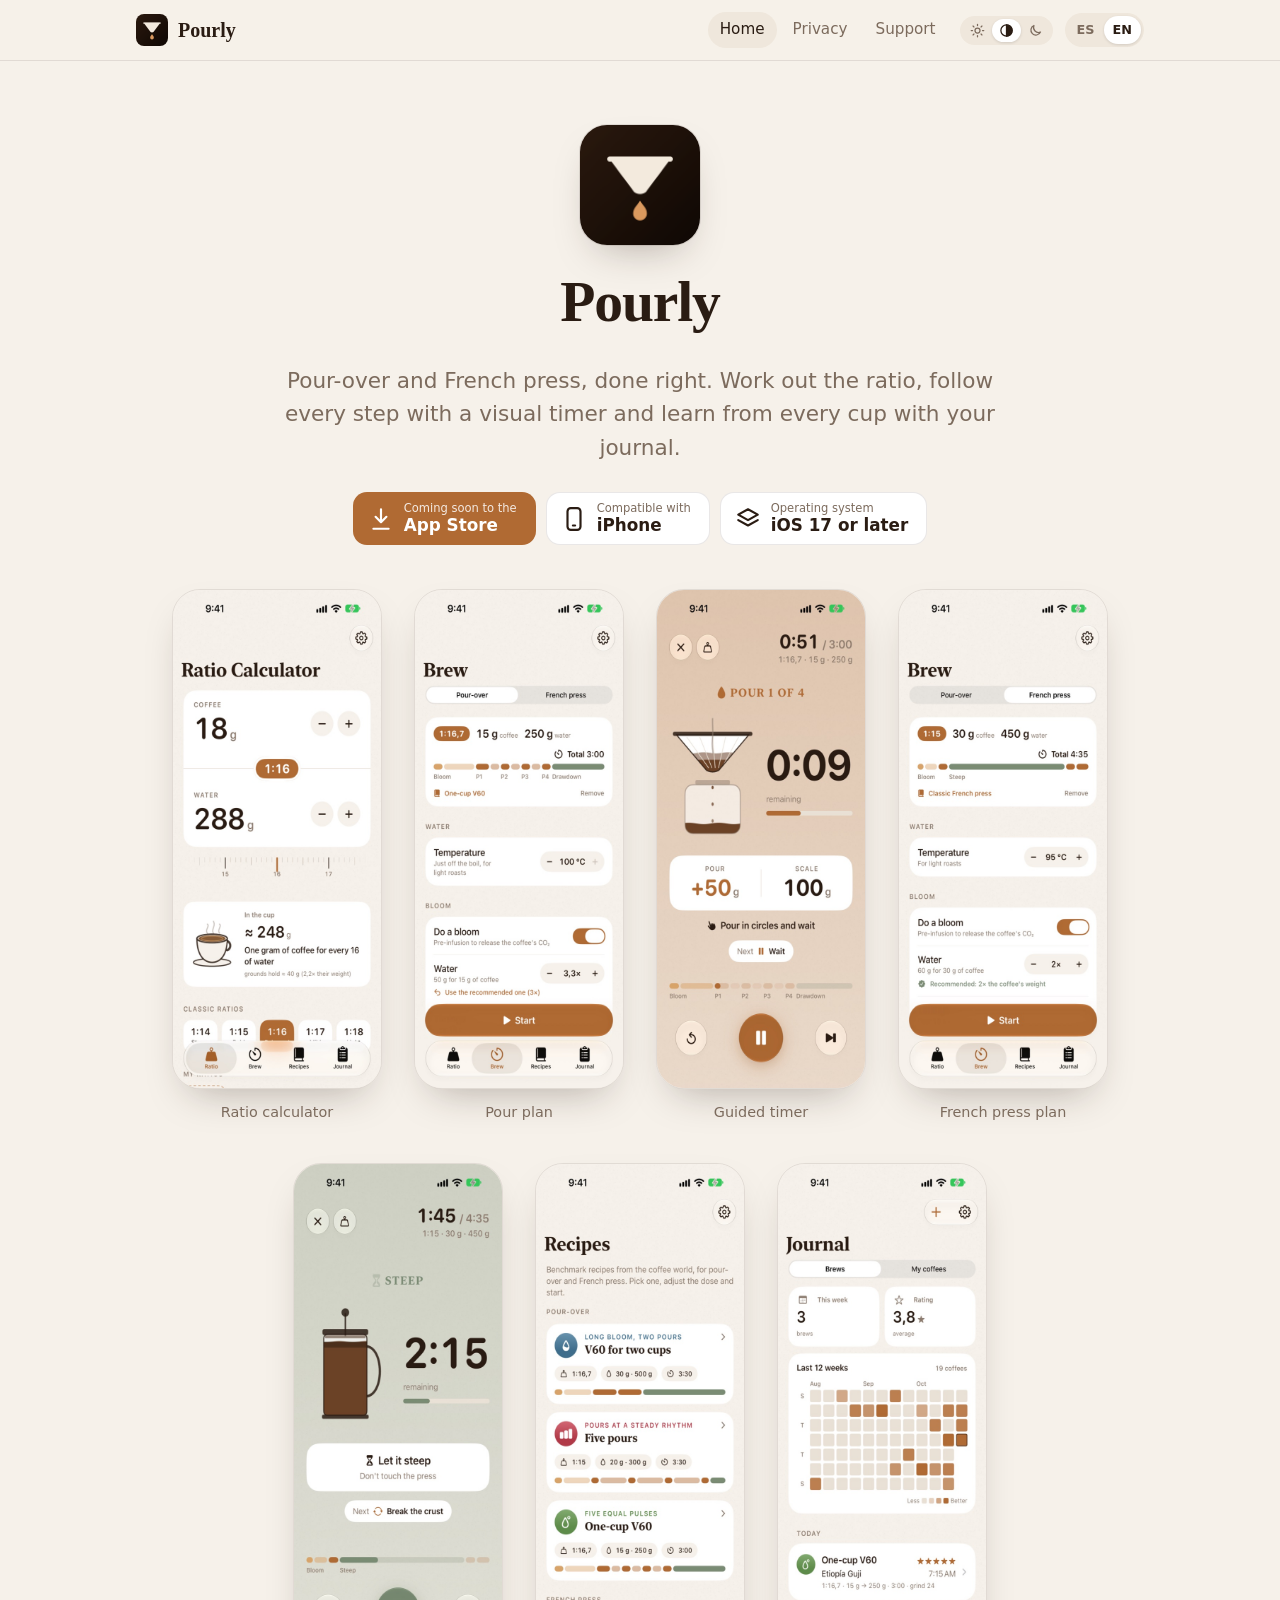
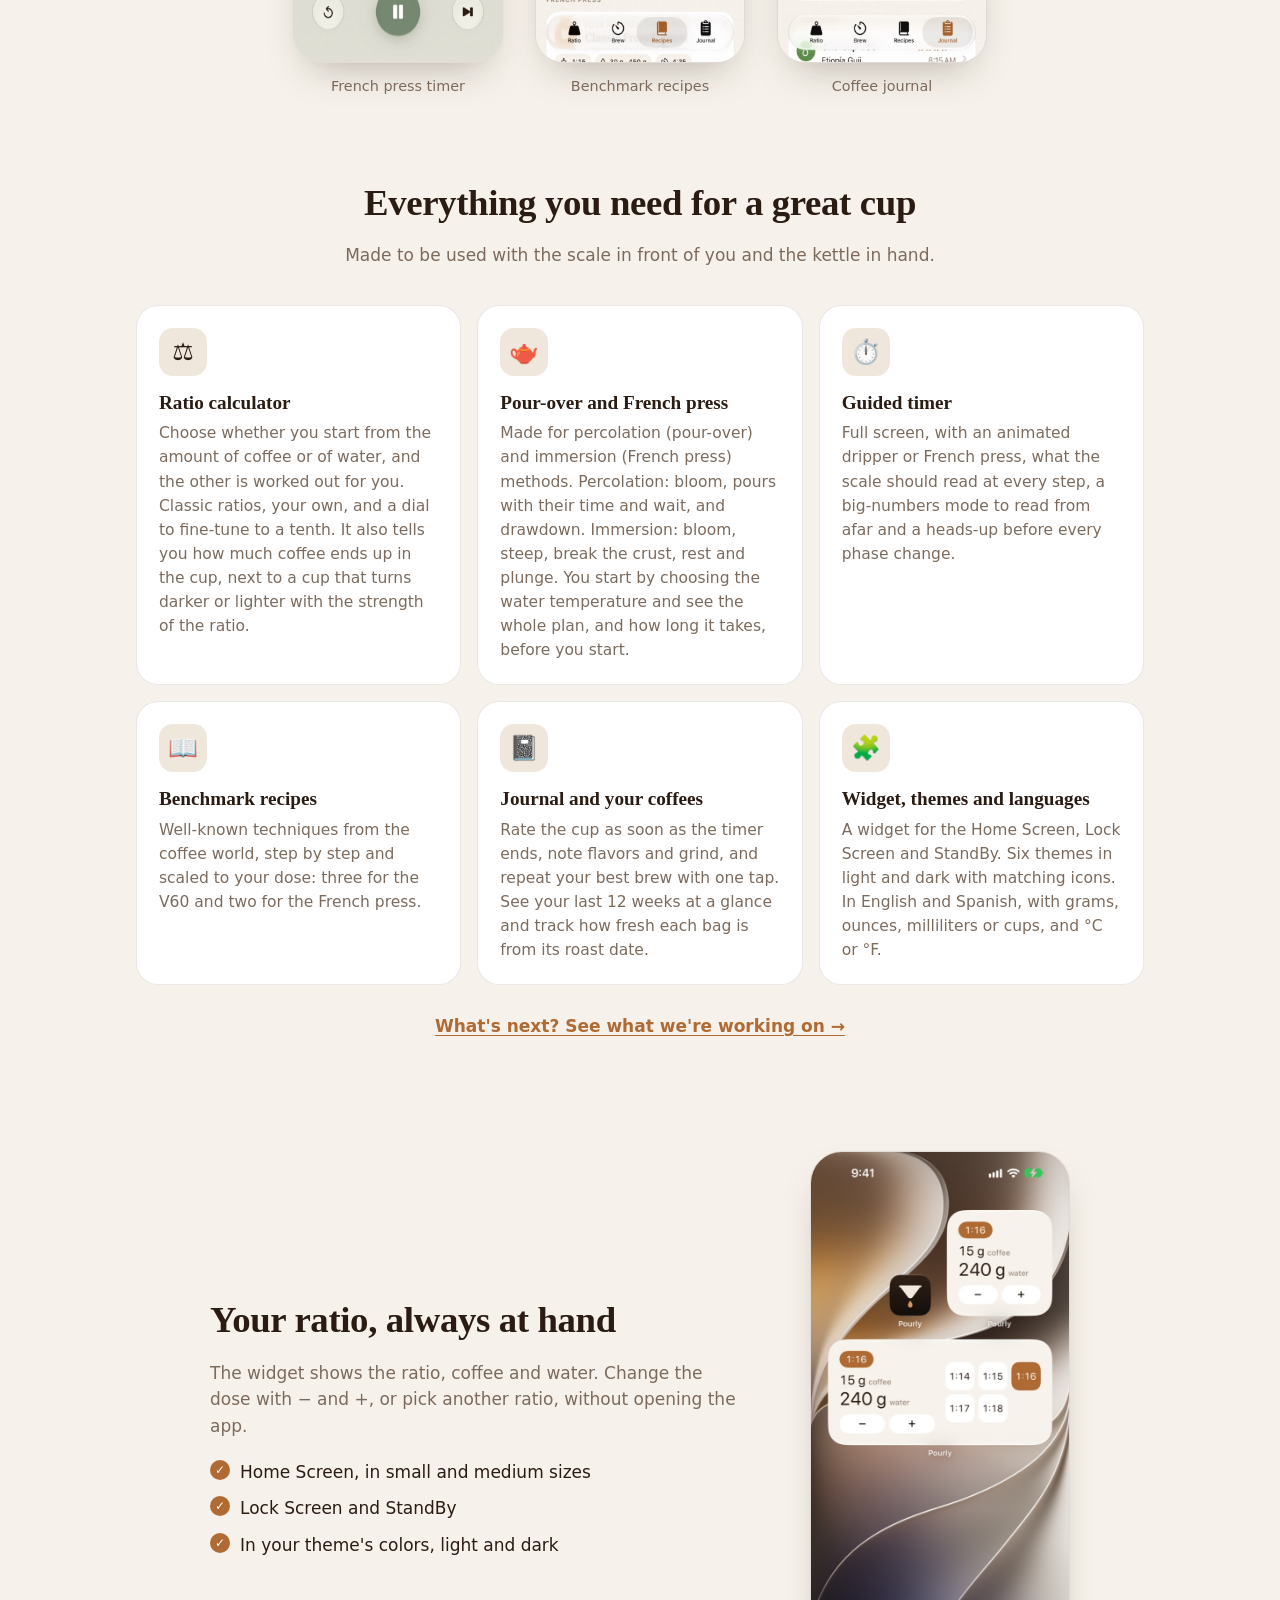
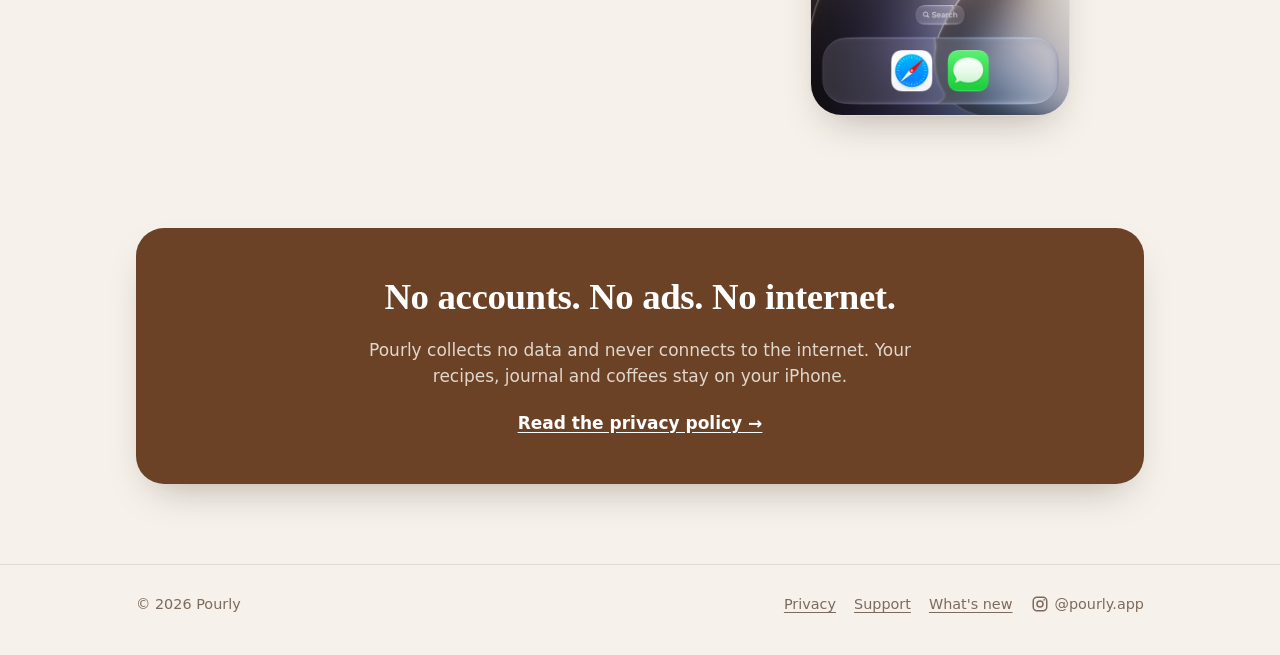
<file: index.html>
<!doctype html>
<html lang="es" data-lang="es" data-description-es="Pourly calcula el ratio, te guía en cada vertido con un temporizador visual y guarda cada taza en tu diario. Sin cuentas, sin anuncios y sin conexión." data-description-en="Pourly works out the ratio, guides every pour with a visual timer and keeps every cup in your journal. No accounts, no ads and no internet connection." data-title-es="Pourly · Café de filtro y prensa francesa, bien hecho" data-title-en="Pourly · Pour-over and French press, done right">
<head>
  <meta charset="utf-8">
  <meta name="viewport" content="width=device-width, initial-scale=1, viewport-fit=cover">
  <title>Pourly · Café de filtro y prensa francesa, bien hecho</title>
  <meta name="description" content="Pourly calcula el ratio, te guía en cada vertido con un temporizador visual y guarda cada taza en tu diario. Sin cuentas, sin anuncios y sin conexión.">
  <link rel="canonical" href="https://rimega92.github.io/pourly-web/">
  <meta property="og:type" content="website">
  <meta property="og:site_name" content="Pourly">
  <meta property="og:title" content="Pourly">
  <meta property="og:description" content="Café de filtro y prensa francesa, bien hecho. Ratio, temporizador guiado y diario, todo en tu iPhone.">
  <meta property="og:url" content="https://rimega92.github.io/pourly-web/">
  <meta property="og:image" content="https://rimega92.github.io/pourly-web/assets/og-image.jpg">
  <meta property="og:image:width" content="1200">
  <meta property="og:image:height" content="630">
  <meta property="og:image:alt" content="Pourly: calculadora de ratio y temporizador guiado en el iPhone">
  <meta property="og:locale" content="es_ES">
  <meta property="og:locale:alternate" content="en_US">
  <meta name="twitter:card" content="summary_large_image">
  <meta name="theme-color" content="#F6F1EA" media="(prefers-color-scheme: light)" data-light>
  <meta name="theme-color" content="#13100E" media="(prefers-color-scheme: dark)" data-dark>
  <link rel="icon" type="image/png" href="assets/favicon.png">
  <link rel="apple-touch-icon" href="assets/apple-touch-icon.png">
  <link rel="stylesheet" href="assets/style.css">
  <script>
    // Apply a saved light/dark choice before the page paints.
    try { var t = localStorage.getItem("theme"); if (t === "light" || t === "dark") document.documentElement.setAttribute("data-theme", t); } catch (e) {}
  </script>
</head>
<body>
  <header class="site-header">
    <div class="wrap">
      <a class="brand" href="./"><img src="assets/icon.png" alt="" width="32" height="32"><span>Pourly</span></a>
      <nav class="nav" aria-label="Principal">
        <a href="./" aria-current="page"><span lang="es">Inicio</span><span lang="en">Home</span></a>
        <a href="privacy.html"><span lang="es">Privacidad</span><span lang="en">Privacy</span></a>
        <a href="support.html"><span lang="es">Soporte</span><span lang="en">Support</span></a>
      </nav>
      <div class="theme-switch" role="group" aria-label="Apariencia / Appearance">
        <button type="button" data-theme="light" aria-pressed="false" title="Claro / Light"><svg viewBox="0 0 24 24" fill="none" stroke="currentColor" stroke-width="2" stroke-linecap="round" aria-hidden="true"><circle cx="12" cy="12" r="4"/><path d="M12 2v2M12 20v2M4.9 4.9l1.4 1.4M17.7 17.7l1.4 1.4M2 12h2M20 12h2M4.9 19.1l1.4-1.4M17.7 6.3l1.4-1.4"/></svg><span class="sr-only">Claro</span></button>
        <button type="button" data-theme="auto" aria-pressed="true" title="Automático / Automatic"><svg viewBox="0 0 24 24" fill="none" stroke="currentColor" stroke-width="2" aria-hidden="true"><circle cx="12" cy="12" r="9"/><path d="M12 3a9 9 0 0 1 0 18z" fill="currentColor"/></svg><span class="sr-only">Automático</span></button>
        <button type="button" data-theme="dark" aria-pressed="false" title="Oscuro / Dark"><svg viewBox="0 0 24 24" fill="none" stroke="currentColor" stroke-width="2" stroke-linejoin="round" aria-hidden="true"><path d="M20 14.5A8 8 0 0 1 9.5 4a8 8 0 1 0 10.5 10.5z"/></svg><span class="sr-only">Oscuro</span></button>
      </div>
      <div class="lang-switch" role="group" aria-label="Idioma / Language">
        <button type="button" data-lang="es" aria-pressed="true">ES</button>
        <button type="button" data-lang="en" aria-pressed="false">EN</button>
      </div>
    </div>
  </header>

  <main>
    <div class="wrap hero">
      <img class="icon" src="assets/icon.png" alt="Icono de Pourly" width="120" height="120">
      <h1>Pourly</h1>
      <p class="tagline" lang="es">Café de filtro y prensa francesa, bien hecho. Calcula el ratio, sigue cada paso con un temporizador visual y aprende de cada taza con tu diario.</p>
      <p class="tagline" lang="en">Pour-over and French press, done right. Work out the ratio, follow every step with a visual timer and learn from every cup with your journal.</p>
      <div class="badges">
        <div class="badge primary">
          <svg viewBox="0 0 24 24" fill="none" stroke="currentColor" stroke-width="2" stroke-linecap="round" stroke-linejoin="round" aria-hidden="true"><path d="M12 3v12M7 10l5 5 5-5M5 21h14"/></svg>
          <span><small lang="es">Próximamente en el</small><small lang="en">Coming soon to the</small><strong>App Store</strong></span>
        </div>
        <div class="badge">
          <svg viewBox="0 0 24 24" fill="none" stroke="currentColor" stroke-width="2" stroke-linecap="round" stroke-linejoin="round" aria-hidden="true"><rect x="6" y="2" width="12" height="20" rx="3"/><path d="M11 18h2"/></svg>
          <span><small lang="es">Compatible con</small><small lang="en">Compatible with</small><strong>iPhone</strong></span>
        </div>
        <div class="badge">
          <svg viewBox="0 0 24 24" fill="none" stroke="currentColor" stroke-width="2" stroke-linecap="round" stroke-linejoin="round" aria-hidden="true"><path d="M12 3l9 5-9 5-9-5z"/><path d="M3 13l9 5 9-5"/></svg>
          <span><small lang="es">Sistema operativo</small><small lang="en">Operating system</small><strong lang="es">iOS 17 o posterior</strong><strong lang="en">iOS 17 or later</strong></span>
        </div>
      </div>
    </div>

    <div class="wrap">
      <div class="shots" aria-label="Capturas de pantalla">
        <figure>
          <picture>
            <source media="(prefers-color-scheme: dark)" srcset="assets/screenshots/dark/calculator.jpg">
            <img src="assets/screenshots/calculator.jpg" alt="Calculadora de ratio" loading="lazy" width="230" height="500">
          </picture>
          <figcaption><span lang="es">Calculadora de ratio</span><span lang="en">Ratio calculator</span></figcaption>
        </figure>
        <figure>
          <picture>
            <source media="(prefers-color-scheme: dark)" srcset="assets/screenshots/dark/prepare.jpg">
            <img src="assets/screenshots/prepare.jpg" alt="Plan de vertidos" loading="lazy" width="230" height="500">
          </picture>
          <figcaption><span lang="es">Plan de vertidos</span><span lang="en">Pour plan</span></figcaption>
        </figure>
        <figure>
          <picture>
            <source media="(prefers-color-scheme: dark)" srcset="assets/screenshots/dark/timer.jpg">
            <img src="assets/screenshots/timer.jpg" alt="Temporizador guiado" loading="lazy" width="230" height="500">
          </picture>
          <figcaption><span lang="es">Temporizador guiado</span><span lang="en">Guided timer</span></figcaption>
        </figure>
        <figure>
          <picture>
            <source media="(prefers-color-scheme: dark)" srcset="assets/screenshots/dark/press.jpg">
            <img src="assets/screenshots/press.jpg" alt="Plan de prensa francesa" loading="lazy" width="230" height="500">
          </picture>
          <figcaption><span lang="es">Plan de prensa francesa</span><span lang="en">French press plan</span></figcaption>
        </figure>
        <figure>
          <picture>
            <source media="(prefers-color-scheme: dark)" srcset="assets/screenshots/dark/pressTimer.jpg">
            <img src="assets/screenshots/pressTimer.jpg" alt="Temporizador de prensa francesa" loading="lazy" width="230" height="500">
          </picture>
          <figcaption><span lang="es">Temporizador de prensa</span><span lang="en">French press timer</span></figcaption>
        </figure>
        <figure>
          <picture>
            <source media="(prefers-color-scheme: dark)" srcset="assets/screenshots/dark/recipes.jpg">
            <img src="assets/screenshots/recipes.jpg" alt="Recetas" loading="lazy" width="230" height="500">
          </picture>
          <figcaption><span lang="es">Recetas de referencia</span><span lang="en">Benchmark recipes</span></figcaption>
        </figure>
        <figure>
          <picture>
            <source media="(prefers-color-scheme: dark)" srcset="assets/screenshots/dark/journal.jpg">
            <img src="assets/screenshots/journal.jpg" alt="Diario" loading="lazy" width="230" height="500">
          </picture>
          <figcaption><span lang="es">Diario de cafés</span><span lang="en">Coffee journal</span></figcaption>
        </figure>
      </div>
    </div>

    <section class="wrap" aria-labelledby="features">
      <h2 id="features" class="section-title"><span lang="es">Todo lo que necesitas para una buena taza</span><span lang="en">Everything you need for a great cup</span></h2>
      <p class="section-intro" lang="es">Pensada para usarse con la báscula delante y el hervidor en la mano.</p>
      <p class="section-intro" lang="en">Made to be used with the scale in front of you and the kettle in hand.</p>
      <div class="grid">
        <div class="card">
          <div class="emoji" aria-hidden="true">⚖️</div>
          <h3><span lang="es">Calculadora de ratio</span><span lang="en">Ratio calculator</span></h3>
          <p lang="es">Elige si partes de la cantidad de café o de la de agua, y la otra se calcula sola. Ratios clásicos, ratios propios y una rueda para afinar a la décima. Te dice también cuánto café acabará en la taza, junto a una taza que se oscurece o aclara según la intensidad del ratio.</p>
          <p lang="en">Choose whether you start from the amount of coffee or of water, and the other is worked out for you. Classic ratios, your own, and a dial to fine-tune to a tenth. It also tells you how much coffee ends up in the cup, next to a cup that turns darker or lighter with the strength of the ratio.</p>
        </div>
        <div class="card">
          <div class="emoji" aria-hidden="true">🫖</div>
          <h3><span lang="es">Filtrados y prensa francesa</span><span lang="en">Pour-over and French press</span></h3>
          <p lang="es">Pensado para métodos de percolación (filtrado) y de inmersión (prensa francesa). En percolación: bloom, vertidos con su tiempo y su espera, y drenado. En inmersión: bloom, infusión, romper la costra, reposo y bajar el émbolo. Empiezas eligiendo la temperatura del agua y ves el plan entero, con su duración, antes de empezar.</p>
          <p lang="en">Made for percolation (pour-over) and immersion (French press) methods. Percolation: bloom, pours with their time and wait, and drawdown. Immersion: bloom, steep, break the crust, rest and plunge. You start by choosing the water temperature and see the whole plan, and how long it takes, before you start.</p>
        </div>
        <div class="card">
          <div class="emoji" aria-hidden="true">⏱️</div>
          <h3><span lang="es">Temporizador guiado</span><span lang="en">Guided timer</span></h3>
          <p lang="es">A pantalla completa, con un dripper o una prensa animados, lo que debe marcar la báscula en cada paso, un modo de números grandes para leer de lejos y un aviso antes de cada cambio de fase.</p>
          <p lang="en">Full screen, with an animated dripper or French press, what the scale should read at every step, a big-numbers mode to read from afar and a heads-up before every phase change.</p>
        </div>
        <div class="card">
          <div class="emoji" aria-hidden="true">📖</div>
          <h3><span lang="es">Recetas de referencia</span><span lang="en">Benchmark recipes</span></h3>
          <p lang="es">Técnicas muy conocidas en el mundo del café, paso a paso y escaladas a tu dosis: tres de V60 y dos de prensa francesa.</p>
          <p lang="en">Well-known techniques from the coffee world, step by step and scaled to your dose: three for the V60 and two for the French press.</p>
        </div>
        <div class="card">
          <div class="emoji" aria-hidden="true">📓</div>
          <h3><span lang="es">Diario y tus cafés</span><span lang="en">Journal and your coffees</span></h3>
          <p lang="es">Valora la taza nada más terminar, anota sabores y molienda, y repite tu mejor preparación con un toque. Mira tus últimas 12 semanas de un vistazo y sigue la frescura de cada paquete según su fecha de tueste.</p>
          <p lang="en">Rate the cup as soon as the timer ends, note flavors and grind, and repeat your best brew with one tap. See your last 12 weeks at a glance and track how fresh each bag is from its roast date.</p>
        </div>
        <div class="card">
          <div class="emoji" aria-hidden="true">🧩</div>
          <h3><span lang="es">Widget, temas e idiomas</span><span lang="en">Widget, themes and languages</span></h3>
          <p lang="es">Widget para inicio, pantalla de bloqueo y StandBy. Seis temas en claro y oscuro con iconos a juego. En español e inglés, con unidades en gramos, onzas, mililitros o tazas, y °C o °F.</p>
          <p lang="en">A widget for the Home Screen, Lock Screen and StandBy. Six themes in light and dark with matching icons. In English and Spanish, with grams, ounces, milliliters or cups, and °C or °F.</p>
        </div>
      </div>
      <p class="section-more"><a lang="es" href="changelog.html#en-camino">¿Qué viene después? Mira lo que estamos preparando →</a><a lang="en" href="changelog.html#coming-next">What's next? See what we're working on →</a></p>
    </section>

    <section class="wrap" aria-labelledby="widget">
      <div class="split">
        <div>
          <h2 id="widget"><span lang="es">Tu ratio, siempre a mano</span><span lang="en">Your ratio, always at hand</span></h2>
          <p lang="es">El widget muestra el ratio, el café y el agua. Cambia la dosis con − y +, o elige otro ratio, sin abrir la app.</p>
          <p lang="en">The widget shows the ratio, coffee and water. Change the dose with − and +, or pick another ratio, without opening the app.</p>
          <ul class="checks">
            <li><span lang="es">Pantalla de inicio, en tamaño pequeño y mediano</span><span lang="en">Home Screen, in small and medium sizes</span></li>
            <li><span lang="es">Pantalla de bloqueo y StandBy</span><span lang="en">Lock Screen and StandBy</span></li>
            <li><span lang="es">Con los colores de tu tema, en claro y oscuro</span><span lang="en">In your theme's colors, light and dark</span></li>
          </ul>
        </div>
        <figure class="phone">
          <picture>
            <source media="(prefers-color-scheme: dark)" srcset="assets/screenshots/dark/widget.jpg">
            <img src="assets/screenshots/widget.jpg" alt="Widgets de Pourly en la pantalla de inicio" loading="lazy" width="260" height="565">
          </picture>
        </figure>
      </div>
    </section>

    <section class="wrap">
      <div class="band">
        <h2><span lang="es">Sin cuentas. Sin anuncios. Sin internet.</span><span lang="en">No accounts. No ads. No internet.</span></h2>
        <p lang="es">Pourly no recopila ningún dato y nunca se conecta a internet. Tus recetas, tu diario y tus cafés se quedan en tu iPhone.</p>
        <p lang="en">Pourly collects no data and never connects to the internet. Your recipes, journal and coffees stay on your iPhone.</p>
        <a href="privacy.html"><span lang="es">Leer la política de privacidad →</span><span lang="en">Read the privacy policy →</span></a>
      </div>
    </section>
  </main>

  <footer class="site-footer">
    <div class="wrap">
      <span>© <span id="year">2026</span> Pourly</span>
      <nav aria-label="Pie de página">
        <a href="privacy.html"><span lang="es">Privacidad</span><span lang="en">Privacy</span></a>
        <a href="support.html"><span lang="es">Soporte</span><span lang="en">Support</span></a>
        <a href="changelog.html"><span lang="es">Novedades</span><span lang="en">What's new</span></a>
        <a class="social" href="https://www.instagram.com/pourly.app" rel="me" aria-label="Instagram: @pourly.app"><svg viewBox="0 0 24 24" fill="none" stroke="currentColor" stroke-width="2" stroke-linecap="round" stroke-linejoin="round" aria-hidden="true"><rect x="3" y="3" width="18" height="18" rx="5"/><circle cx="12" cy="12" r="4"/><circle cx="17.5" cy="6.5" r="1.1" fill="currentColor" stroke="none"/></svg><span>@pourly.app</span></a>
      </nav>
    </div>
  </footer>
  <script src="assets/site.js"></script>
</body>
</html>
</file>
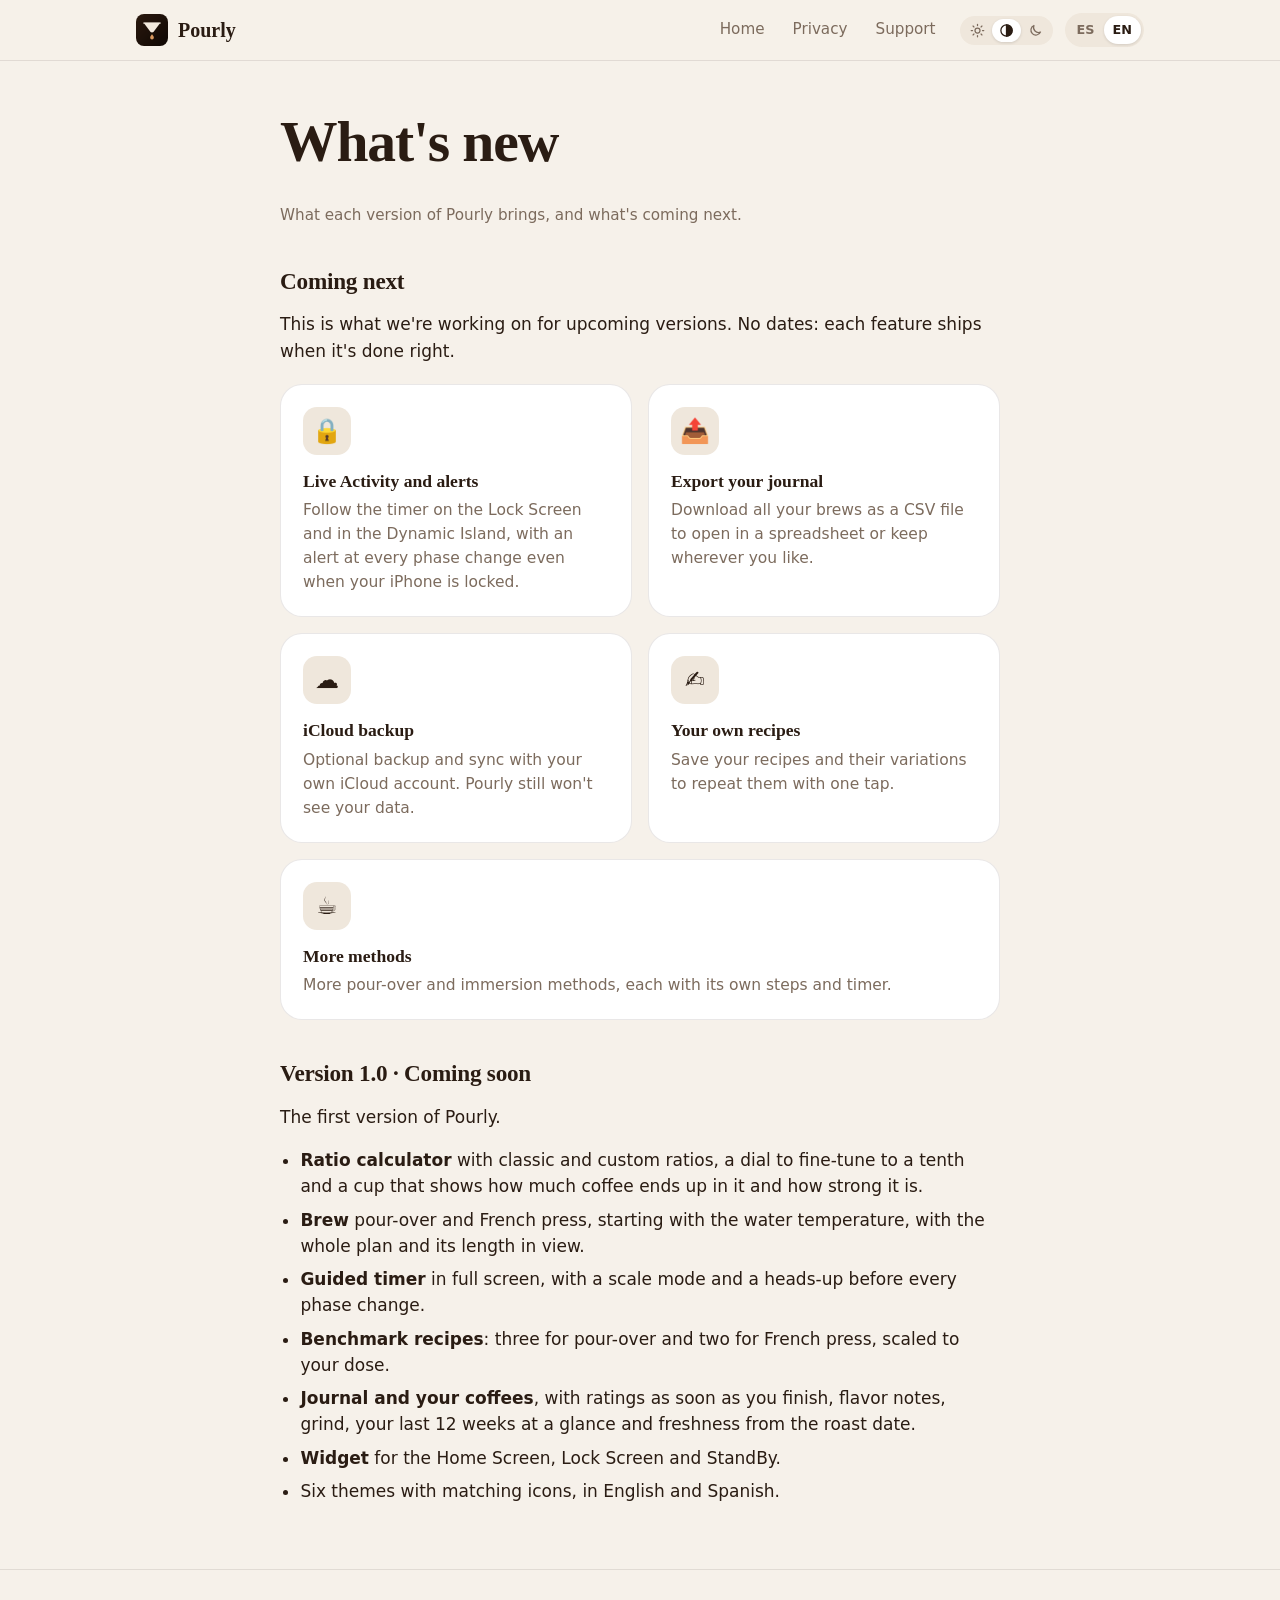
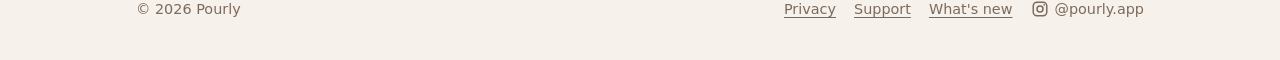
<file: changelog.html>
<!doctype html>
<html lang="es" data-lang="es" data-description-es="Las novedades de cada versión de Pourly y lo que viene después." data-description-en="What's new in each version of Pourly, and what's coming next." data-title-es="Novedades · Pourly" data-title-en="What's new · Pourly">
<head>
  <meta charset="utf-8">
  <meta name="viewport" content="width=device-width, initial-scale=1, viewport-fit=cover">
  <title>Novedades · Pourly</title>
  <meta name="description" content="Las novedades de cada versión de Pourly y lo que viene después.">
  <link rel="canonical" href="https://rimega92.github.io/pourly-web/changelog.html">
  <meta property="og:type" content="website">
  <meta property="og:site_name" content="Pourly">
  <meta property="og:title" content="Novedades · Pourly">
  <meta property="og:description" content="Las novedades de cada versión de Pourly y lo que viene después.">
  <meta property="og:url" content="https://rimega92.github.io/pourly-web/changelog.html">
  <meta property="og:image" content="https://rimega92.github.io/pourly-web/assets/og-image.jpg">
  <meta property="og:image:width" content="1200">
  <meta property="og:image:height" content="630">
  <meta property="og:image:alt" content="Pourly: calculadora de ratio y temporizador guiado en el iPhone">
  <meta property="og:locale" content="es_ES">
  <meta property="og:locale:alternate" content="en_US">
  <meta name="twitter:card" content="summary_large_image">
  <meta name="theme-color" content="#F6F1EA" media="(prefers-color-scheme: light)" data-light>
  <meta name="theme-color" content="#13100E" media="(prefers-color-scheme: dark)" data-dark>
  <link rel="icon" type="image/png" href="assets/favicon.png">
  <link rel="apple-touch-icon" href="assets/apple-touch-icon.png">
  <link rel="stylesheet" href="assets/style.css">
  <script>
    // Apply a saved light/dark choice before the page paints.
    try { var t = localStorage.getItem("theme"); if (t === "light" || t === "dark") document.documentElement.setAttribute("data-theme", t); } catch (e) {}
  </script>
</head>
<body>
  <header class="site-header">
    <div class="wrap">
      <a class="brand" href="./"><img src="assets/icon.png" alt="" width="32" height="32"><span>Pourly</span></a>
      <nav class="nav" aria-label="Principal">
        <a href="./"><span lang="es">Inicio</span><span lang="en">Home</span></a>
        <a href="privacy.html"><span lang="es">Privacidad</span><span lang="en">Privacy</span></a>
        <a href="support.html"><span lang="es">Soporte</span><span lang="en">Support</span></a>
      </nav>
      <div class="theme-switch" role="group" aria-label="Apariencia / Appearance">
        <button type="button" data-theme="light" aria-pressed="false" title="Claro / Light"><svg viewBox="0 0 24 24" fill="none" stroke="currentColor" stroke-width="2" stroke-linecap="round" aria-hidden="true"><circle cx="12" cy="12" r="4"/><path d="M12 2v2M12 20v2M4.9 4.9l1.4 1.4M17.7 17.7l1.4 1.4M2 12h2M20 12h2M4.9 19.1l1.4-1.4M17.7 6.3l1.4-1.4"/></svg><span class="sr-only">Claro</span></button>
        <button type="button" data-theme="auto" aria-pressed="true" title="Automático / Automatic"><svg viewBox="0 0 24 24" fill="none" stroke="currentColor" stroke-width="2" aria-hidden="true"><circle cx="12" cy="12" r="9"/><path d="M12 3a9 9 0 0 1 0 18z" fill="currentColor"/></svg><span class="sr-only">Automático</span></button>
        <button type="button" data-theme="dark" aria-pressed="false" title="Oscuro / Dark"><svg viewBox="0 0 24 24" fill="none" stroke="currentColor" stroke-width="2" stroke-linejoin="round" aria-hidden="true"><path d="M20 14.5A8 8 0 0 1 9.5 4a8 8 0 1 0 10.5 10.5z"/></svg><span class="sr-only">Oscuro</span></button>
      </div>
      <div class="lang-switch" role="group" aria-label="Idioma / Language">
        <button type="button" data-lang="es" aria-pressed="true">ES</button>
        <button type="button" data-lang="en" aria-pressed="false">EN</button>
      </div>
    </div>
  </header>

  <main class="wrap">
    <!-- Spanish -->
    <article class="doc" lang="es">
      <h1>Novedades</h1>
      <p class="updated">Lo que trae cada versión de Pourly y lo que viene después.</p>

      <h2 id="en-camino">En camino</h2>
      <p>Esto es en lo que estamos trabajando para las próximas versiones. Sin fechas: cada función sale cuando está bien hecha.</p>
      <div class="grid upcoming">
        <div class="card">
          <div class="emoji" aria-hidden="true">🔒</div>
          <h3>Live Activity y avisos</h3>
          <p>Sigue el temporizador en la pantalla de bloqueo y en la Dynamic Island, con un aviso en cada cambio de fase aunque el iPhone esté bloqueado.</p>
        </div>
        <div class="card">
          <div class="emoji" aria-hidden="true">📤</div>
          <h3>Exportar el diario</h3>
          <p>Descarga todas tus preparaciones en un archivo CSV para abrirlas en una hoja de cálculo o guardarlas donde quieras.</p>
        </div>
        <div class="card">
          <div class="emoji" aria-hidden="true">☁️</div>
          <h3>Copia en iCloud</h3>
          <p>Copia y sincronización opcionales con tu propia cuenta de iCloud. Pourly seguirá sin ver tus datos.</p>
        </div>
        <div class="card">
          <div class="emoji" aria-hidden="true">✍️</div>
          <h3>Tus propias recetas</h3>
          <p>Guarda tus recetas y sus variantes para repetirlas con un toque.</p>
        </div>
        <div class="card">
          <div class="emoji" aria-hidden="true">☕️</div>
          <h3>Más métodos</h3>
          <p>Más métodos de filtrado y de inmersión, cada uno con sus pasos y su temporizador.</p>
        </div>
      </div>

      <h2>Versión 1.0 · Próximamente</h2>
      <p>La primera versión de Pourly.</p>
      <ul>
        <li><strong>Calculadora de ratio</strong> con ratios clásicos y propios, una rueda para afinar a la décima y una taza que muestra cuánto café acaba en ella y lo intenso que sale.</li>
        <li><strong>Preparar</strong> filtrados y prensa francesa, empezando por la temperatura del agua, con el plan entero y su duración a la vista.</li>
        <li><strong>Temporizador guiado</strong> a pantalla completa, con modo báscula y un aviso antes de cada cambio de fase.</li>
        <li><strong>Recetas de referencia</strong>: tres para filtro y dos para prensa francesa, escaladas a tu dosis.</li>
        <li><strong>Diario y tus cafés</strong>, con valoraciones nada más terminar, notas de sabor, molienda, tus últimas 12 semanas de un vistazo y frescura según la fecha de tueste.</li>
        <li><strong>Widget</strong> para inicio, pantalla de bloqueo y StandBy.</li>
        <li>Seis temas con iconos a juego, en español e inglés.</li>
      </ul>
    </article>

    <!-- English -->
    <article class="doc" lang="en">
      <h1>What's new</h1>
      <p class="updated">What each version of Pourly brings, and what's coming next.</p>

      <h2 id="coming-next">Coming next</h2>
      <p>This is what we're working on for upcoming versions. No dates: each feature ships when it's done right.</p>
      <div class="grid upcoming">
        <div class="card">
          <div class="emoji" aria-hidden="true">🔒</div>
          <h3>Live Activity and alerts</h3>
          <p>Follow the timer on the Lock Screen and in the Dynamic Island, with an alert at every phase change even when your iPhone is locked.</p>
        </div>
        <div class="card">
          <div class="emoji" aria-hidden="true">📤</div>
          <h3>Export your journal</h3>
          <p>Download all your brews as a CSV file to open in a spreadsheet or keep wherever you like.</p>
        </div>
        <div class="card">
          <div class="emoji" aria-hidden="true">☁️</div>
          <h3>iCloud backup</h3>
          <p>Optional backup and sync with your own iCloud account. Pourly still won't see your data.</p>
        </div>
        <div class="card">
          <div class="emoji" aria-hidden="true">✍️</div>
          <h3>Your own recipes</h3>
          <p>Save your recipes and their variations to repeat them with one tap.</p>
        </div>
        <div class="card">
          <div class="emoji" aria-hidden="true">☕️</div>
          <h3>More methods</h3>
          <p>More pour-over and immersion methods, each with its own steps and timer.</p>
        </div>
      </div>

      <h2>Version 1.0 · Coming soon</h2>
      <p>The first version of Pourly.</p>
      <ul>
        <li><strong>Ratio calculator</strong> with classic and custom ratios, a dial to fine-tune to a tenth and a cup that shows how much coffee ends up in it and how strong it is.</li>
        <li><strong>Brew</strong> pour-over and French press, starting with the water temperature, with the whole plan and its length in view.</li>
        <li><strong>Guided timer</strong> in full screen, with a scale mode and a heads-up before every phase change.</li>
        <li><strong>Benchmark recipes</strong>: three for pour-over and two for French press, scaled to your dose.</li>
        <li><strong>Journal and your coffees</strong>, with ratings as soon as you finish, flavor notes, grind, your last 12 weeks at a glance and freshness from the roast date.</li>
        <li><strong>Widget</strong> for the Home Screen, Lock Screen and StandBy.</li>
        <li>Six themes with matching icons, in English and Spanish.</li>
      </ul>
    </article>
  </main>


  <footer class="site-footer">
    <div class="wrap">
      <span>© <span id="year">2026</span> Pourly</span>
      <nav aria-label="Pie de página">
        <a href="privacy.html"><span lang="es">Privacidad</span><span lang="en">Privacy</span></a>
        <a href="support.html"><span lang="es">Soporte</span><span lang="en">Support</span></a>
        <a href="changelog.html"><span lang="es">Novedades</span><span lang="en">What's new</span></a>
        <a class="social" href="https://www.instagram.com/pourly.app" rel="me" aria-label="Instagram: @pourly.app"><svg viewBox="0 0 24 24" fill="none" stroke="currentColor" stroke-width="2" stroke-linecap="round" stroke-linejoin="round" aria-hidden="true"><rect x="3" y="3" width="18" height="18" rx="5"/><circle cx="12" cy="12" r="4"/><circle cx="17.5" cy="6.5" r="1.1" fill="currentColor" stroke="none"/></svg><span>@pourly.app</span></a>
      </nav>
    </div>
  </footer>
  <script src="assets/site.js"></script>
</body>
</html>
</file>
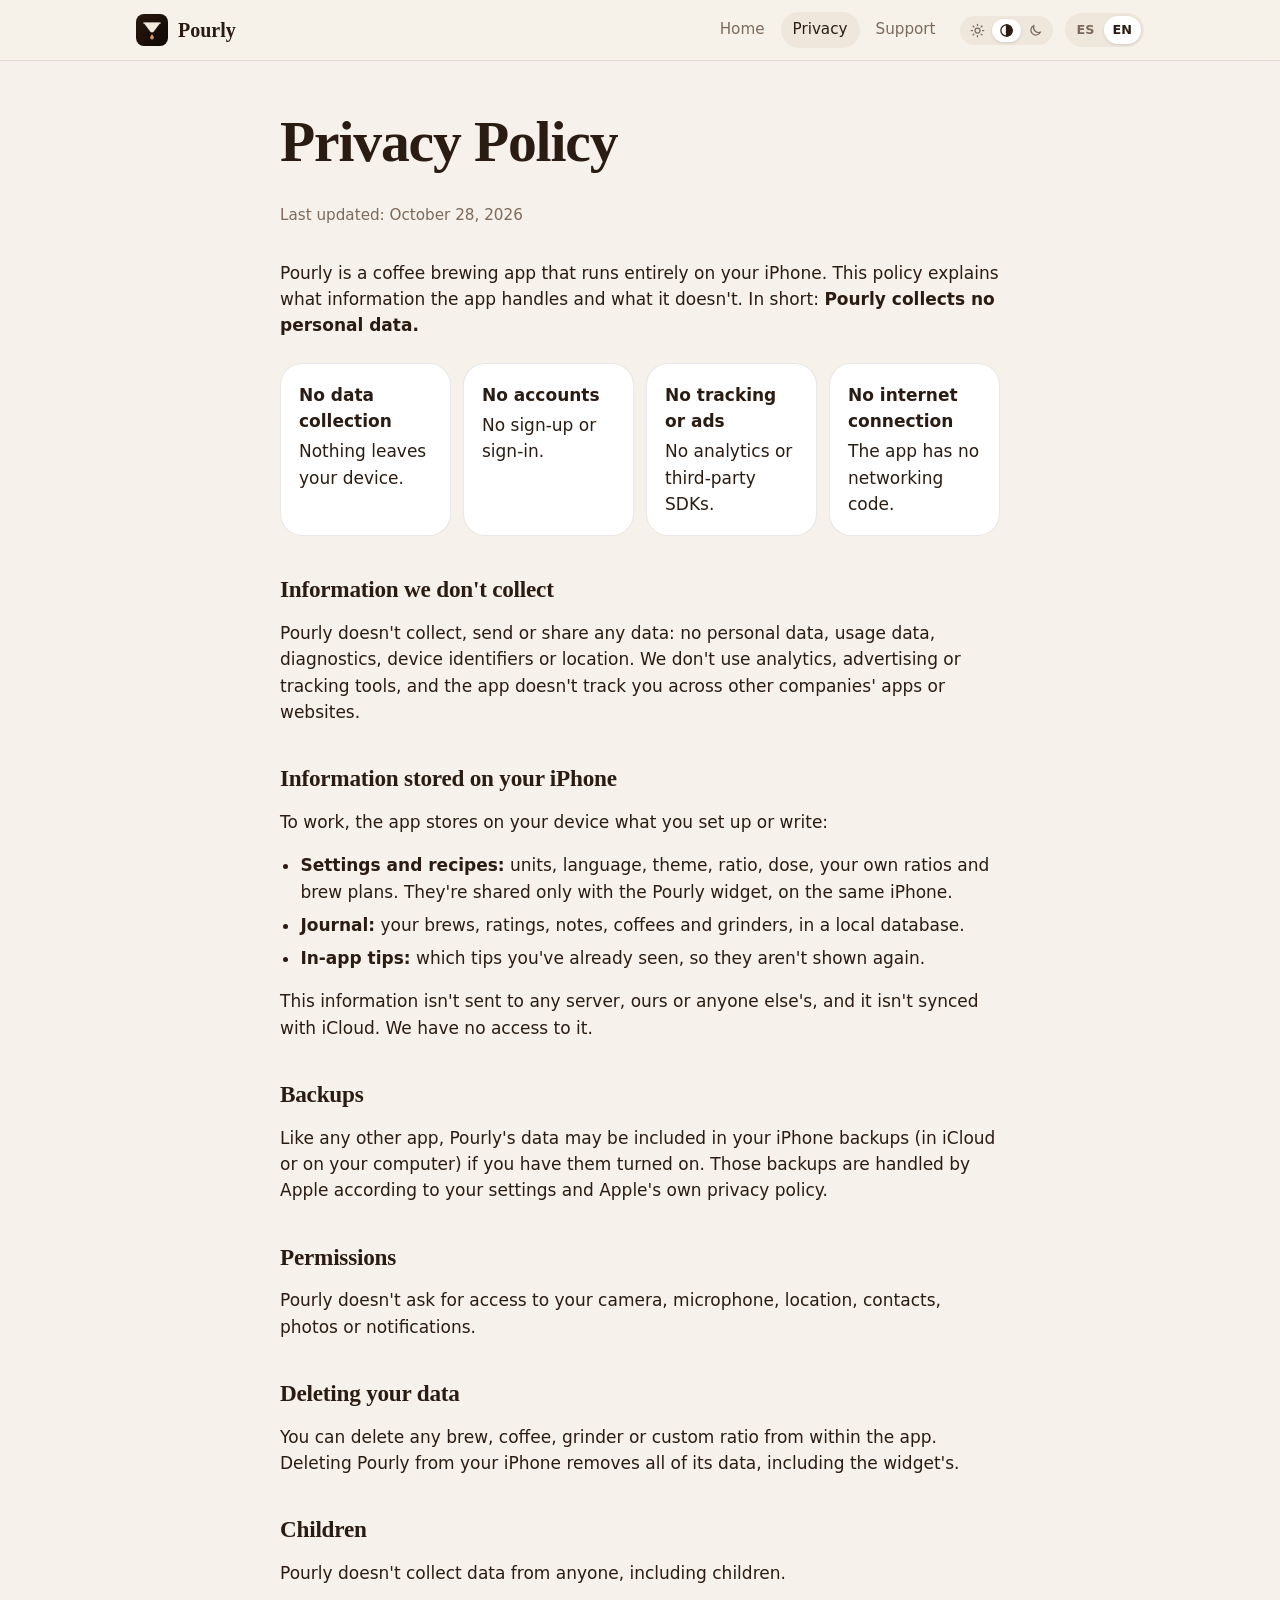
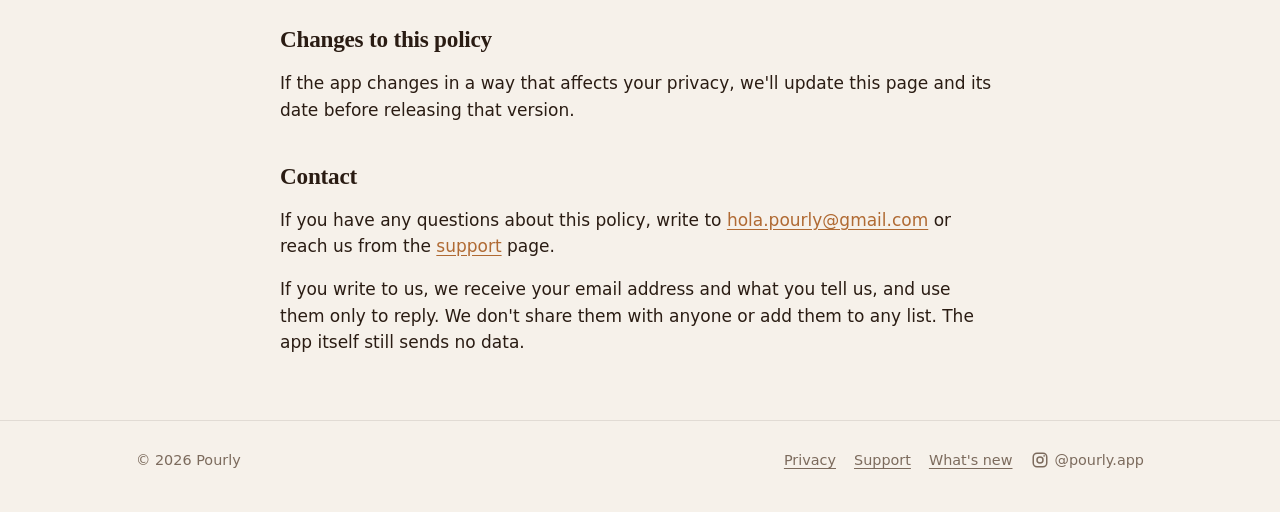
<file: privacy.html>
<!doctype html>
<html lang="es" data-lang="es" data-description-es="Pourly no recopila ningún dato personal. Todo lo que guardas se queda en tu iPhone." data-description-en="Pourly collects no personal data. Everything you save stays on your iPhone." data-title-es="Política de privacidad · Pourly" data-title-en="Privacy Policy · Pourly">
<head>
  <meta charset="utf-8">
  <meta name="viewport" content="width=device-width, initial-scale=1, viewport-fit=cover">
  <title>Política de privacidad · Pourly</title>
  <meta name="description" content="Pourly no recopila ningún dato personal. Todo lo que guardas se queda en tu iPhone.">
  <link rel="canonical" href="https://rimega92.github.io/pourly-web/privacy.html">
  <meta property="og:type" content="website">
  <meta property="og:site_name" content="Pourly">
  <meta property="og:title" content="Política de privacidad · Pourly">
  <meta property="og:description" content="Pourly no recopila ningún dato personal. Todo lo que guardas se queda en tu iPhone.">
  <meta property="og:url" content="https://rimega92.github.io/pourly-web/privacy.html">
  <meta property="og:image" content="https://rimega92.github.io/pourly-web/assets/og-image.jpg">
  <meta property="og:image:width" content="1200">
  <meta property="og:image:height" content="630">
  <meta property="og:image:alt" content="Pourly: calculadora de ratio y temporizador guiado en el iPhone">
  <meta property="og:locale" content="es_ES">
  <meta property="og:locale:alternate" content="en_US">
  <meta name="twitter:card" content="summary_large_image">
  <meta name="theme-color" content="#F6F1EA" media="(prefers-color-scheme: light)" data-light>
  <meta name="theme-color" content="#13100E" media="(prefers-color-scheme: dark)" data-dark>
  <link rel="icon" type="image/png" href="assets/favicon.png">
  <link rel="apple-touch-icon" href="assets/apple-touch-icon.png">
  <link rel="stylesheet" href="assets/style.css">
  <script>
    // Apply a saved light/dark choice before the page paints.
    try { var t = localStorage.getItem("theme"); if (t === "light" || t === "dark") document.documentElement.setAttribute("data-theme", t); } catch (e) {}
  </script>
</head>
<body>
  <header class="site-header">
    <div class="wrap">
      <a class="brand" href="./"><img src="assets/icon.png" alt="" width="32" height="32"><span>Pourly</span></a>
      <nav class="nav" aria-label="Principal">
        <a href="./"><span lang="es">Inicio</span><span lang="en">Home</span></a>
        <a href="privacy.html" aria-current="page"><span lang="es">Privacidad</span><span lang="en">Privacy</span></a>
        <a href="support.html"><span lang="es">Soporte</span><span lang="en">Support</span></a>
      </nav>
      <div class="theme-switch" role="group" aria-label="Apariencia / Appearance">
        <button type="button" data-theme="light" aria-pressed="false" title="Claro / Light"><svg viewBox="0 0 24 24" fill="none" stroke="currentColor" stroke-width="2" stroke-linecap="round" aria-hidden="true"><circle cx="12" cy="12" r="4"/><path d="M12 2v2M12 20v2M4.9 4.9l1.4 1.4M17.7 17.7l1.4 1.4M2 12h2M20 12h2M4.9 19.1l1.4-1.4M17.7 6.3l1.4-1.4"/></svg><span class="sr-only">Claro</span></button>
        <button type="button" data-theme="auto" aria-pressed="true" title="Automático / Automatic"><svg viewBox="0 0 24 24" fill="none" stroke="currentColor" stroke-width="2" aria-hidden="true"><circle cx="12" cy="12" r="9"/><path d="M12 3a9 9 0 0 1 0 18z" fill="currentColor"/></svg><span class="sr-only">Automático</span></button>
        <button type="button" data-theme="dark" aria-pressed="false" title="Oscuro / Dark"><svg viewBox="0 0 24 24" fill="none" stroke="currentColor" stroke-width="2" stroke-linejoin="round" aria-hidden="true"><path d="M20 14.5A8 8 0 0 1 9.5 4a8 8 0 1 0 10.5 10.5z"/></svg><span class="sr-only">Oscuro</span></button>
      </div>
      <div class="lang-switch" role="group" aria-label="Idioma / Language">
        <button type="button" data-lang="es" aria-pressed="true">ES</button>
        <button type="button" data-lang="en" aria-pressed="false">EN</button>
      </div>
    </div>
  </header>

  <main class="wrap">
    <!-- Spanish -->
    <article class="doc" lang="es">
      <h1>Política de privacidad</h1>
      <p class="updated">Última actualización: 28 de octubre de 2026</p>

      <p>Pourly es una app para preparar café que funciona por completo en tu iPhone. Esta política explica qué información maneja la app y qué no. En resumen: <strong>Pourly no recopila ningún dato personal.</strong></p>

      <div class="summary">
        <div class="card"><strong>Sin recopilación de datos</strong>Nada sale de tu dispositivo.</div>
        <div class="card"><strong>Sin cuentas</strong>No hay registro ni inicio de sesión.</div>
        <div class="card"><strong>Sin rastreo ni anuncios</strong>Ni analítica ni SDKs de terceros.</div>
        <div class="card"><strong>Sin conexión a internet</strong>La app no tiene código de red.</div>
      </div>

      <h2>Información que no recopilamos</h2>
      <p>Pourly no recoge, no envía y no comparte ningún dato: ni datos personales, ni de uso, ni de diagnóstico, ni identificadores del dispositivo, ni ubicación. No usamos herramientas de analítica, publicidad ni seguimiento, y la app no te rastrea entre apps o sitios web de otras empresas.</p>

      <h2>Información que se guarda en tu iPhone</h2>
      <p>Para funcionar, la app guarda en tu dispositivo lo que tú configuras o escribes:</p>
      <ul>
        <li><strong>Ajustes y recetas:</strong> unidades, idioma, tema, ratio, dosis, tus ratios propios y los planes de preparación. Se comparten solo con el widget de Pourly, en el mismo iPhone.</li>
        <li><strong>Diario:</strong> tus preparaciones, valoraciones, notas, cafés y molinos, en una base de datos local.</li>
        <li><strong>Consejos de la app:</strong> qué consejos has visto ya, para no repetirlos.</li>
      </ul>
      <p>Esta información no se envía a ningún servidor, ni nuestro ni de terceros, y tampoco se sincroniza con iCloud. Nosotros no tenemos acceso a ella.</p>

      <h2>Copias de seguridad</h2>
      <p>Como el resto de apps, los datos de Pourly pueden incluirse en las copias de seguridad de tu iPhone (en iCloud o en tu ordenador) si las tienes activadas. Esas copias las gestiona Apple según tus ajustes y su propia política de privacidad.</p>

      <h2>Permisos</h2>
      <p>Pourly no pide acceso a la cámara, el micrófono, la ubicación, los contactos, las fotos ni las notificaciones.</p>

      <h2>Cómo borrar tus datos</h2>
      <p>Puedes eliminar cualquier preparación, café, molino o ratio propio desde la propia app. Si eliminas Pourly de tu iPhone, se borran todos sus datos, incluido el widget.</p>

      <h2>Menores</h2>
      <p>Pourly no recopila datos de nadie, incluidos los menores de edad.</p>

      <h2>Cambios en esta política</h2>
      <p>Si la app cambia de forma que afecte a tu privacidad, actualizaremos esta página y su fecha de última actualización antes de publicar esa versión.</p>

      <h2>Contacto</h2>
      <p>Si tienes cualquier pregunta sobre esta política, escríbenos a <a href="mailto:hola.pourly@gmail.com">hola.pourly@gmail.com</a> o desde la página de <a href="support.html">soporte</a>.</p>
      <p>Si nos escribes, recibimos tu dirección de correo y lo que nos cuentes, y solo lo usamos para responderte. No lo compartimos con nadie ni lo añadimos a ninguna lista. La app, por su parte, sigue sin enviar ningún dato.</p>
    </article>

    <!-- English -->
    <article class="doc" lang="en">
      <h1>Privacy Policy</h1>
      <p class="updated">Last updated: October 28, 2026</p>

      <p>Pourly is a coffee brewing app that runs entirely on your iPhone. This policy explains what information the app handles and what it doesn't. In short: <strong>Pourly collects no personal data.</strong></p>

      <div class="summary">
        <div class="card"><strong>No data collection</strong>Nothing leaves your device.</div>
        <div class="card"><strong>No accounts</strong>No sign-up or sign-in.</div>
        <div class="card"><strong>No tracking or ads</strong>No analytics or third-party SDKs.</div>
        <div class="card"><strong>No internet connection</strong>The app has no networking code.</div>
      </div>

      <h2>Information we don't collect</h2>
      <p>Pourly doesn't collect, send or share any data: no personal data, usage data, diagnostics, device identifiers or location. We don't use analytics, advertising or tracking tools, and the app doesn't track you across other companies' apps or websites.</p>

      <h2>Information stored on your iPhone</h2>
      <p>To work, the app stores on your device what you set up or write:</p>
      <ul>
        <li><strong>Settings and recipes:</strong> units, language, theme, ratio, dose, your own ratios and brew plans. They're shared only with the Pourly widget, on the same iPhone.</li>
        <li><strong>Journal:</strong> your brews, ratings, notes, coffees and grinders, in a local database.</li>
        <li><strong>In-app tips:</strong> which tips you've already seen, so they aren't shown again.</li>
      </ul>
      <p>This information isn't sent to any server, ours or anyone else's, and it isn't synced with iCloud. We have no access to it.</p>

      <h2>Backups</h2>
      <p>Like any other app, Pourly's data may be included in your iPhone backups (in iCloud or on your computer) if you have them turned on. Those backups are handled by Apple according to your settings and Apple's own privacy policy.</p>

      <h2>Permissions</h2>
      <p>Pourly doesn't ask for access to your camera, microphone, location, contacts, photos or notifications.</p>

      <h2>Deleting your data</h2>
      <p>You can delete any brew, coffee, grinder or custom ratio from within the app. Deleting Pourly from your iPhone removes all of its data, including the widget's.</p>

      <h2>Children</h2>
      <p>Pourly doesn't collect data from anyone, including children.</p>

      <h2>Changes to this policy</h2>
      <p>If the app changes in a way that affects your privacy, we'll update this page and its date before releasing that version.</p>

      <h2>Contact</h2>
      <p>If you have any questions about this policy, write to <a href="mailto:hola.pourly@gmail.com">hola.pourly@gmail.com</a> or reach us from the <a href="support.html">support</a> page.</p>
      <p>If you write to us, we receive your email address and what you tell us, and use them only to reply. We don't share them with anyone or add them to any list. The app itself still sends no data.</p>
    </article>
  </main>

  <footer class="site-footer">
    <div class="wrap">
      <span>© <span id="year">2026</span> Pourly</span>
      <nav aria-label="Pie de página">
        <a href="privacy.html"><span lang="es">Privacidad</span><span lang="en">Privacy</span></a>
        <a href="support.html"><span lang="es">Soporte</span><span lang="en">Support</span></a>
        <a href="changelog.html"><span lang="es">Novedades</span><span lang="en">What's new</span></a>
        <a class="social" href="https://www.instagram.com/pourly.app" rel="me" aria-label="Instagram: @pourly.app"><svg viewBox="0 0 24 24" fill="none" stroke="currentColor" stroke-width="2" stroke-linecap="round" stroke-linejoin="round" aria-hidden="true"><rect x="3" y="3" width="18" height="18" rx="5"/><circle cx="12" cy="12" r="4"/><circle cx="17.5" cy="6.5" r="1.1" fill="currentColor" stroke="none"/></svg><span>@pourly.app</span></a>
      </nav>
    </div>
  </footer>
  <script src="assets/site.js"></script>
</body>
</html>
</file>
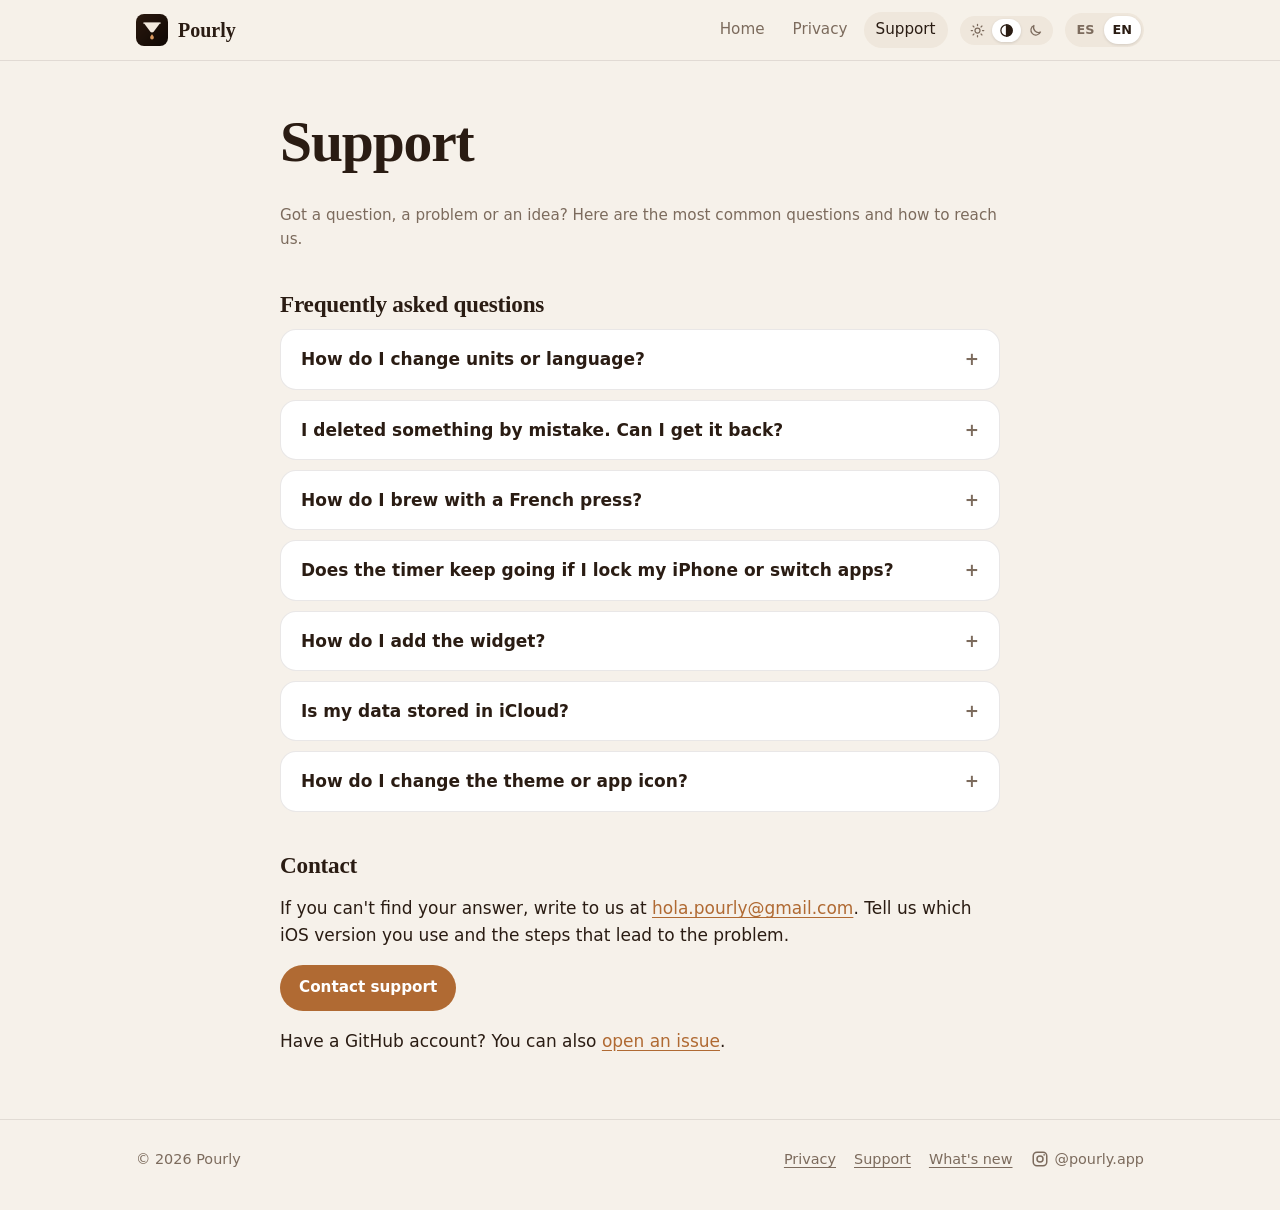
<file: support.html>
<!doctype html>
<html lang="es" data-lang="es" data-description-es="Preguntas frecuentes y contacto de Pourly." data-description-en="Pourly's frequently asked questions and contact." data-title-es="Soporte · Pourly" data-title-en="Support · Pourly">
<head>
  <meta charset="utf-8">
  <meta name="viewport" content="width=device-width, initial-scale=1, viewport-fit=cover">
  <title>Soporte · Pourly</title>
  <meta name="description" content="Preguntas frecuentes y contacto de Pourly.">
  <link rel="canonical" href="https://rimega92.github.io/pourly-web/support.html">
  <meta property="og:type" content="website">
  <meta property="og:site_name" content="Pourly">
  <meta property="og:title" content="Soporte · Pourly">
  <meta property="og:description" content="Preguntas frecuentes y contacto de Pourly.">
  <meta property="og:url" content="https://rimega92.github.io/pourly-web/support.html">
  <meta property="og:image" content="https://rimega92.github.io/pourly-web/assets/og-image.jpg">
  <meta property="og:image:width" content="1200">
  <meta property="og:image:height" content="630">
  <meta property="og:image:alt" content="Pourly: calculadora de ratio y temporizador guiado en el iPhone">
  <meta property="og:locale" content="es_ES">
  <meta property="og:locale:alternate" content="en_US">
  <meta name="twitter:card" content="summary_large_image">
  <meta name="theme-color" content="#F6F1EA" media="(prefers-color-scheme: light)" data-light>
  <meta name="theme-color" content="#13100E" media="(prefers-color-scheme: dark)" data-dark>
  <link rel="icon" type="image/png" href="assets/favicon.png">
  <link rel="apple-touch-icon" href="assets/apple-touch-icon.png">
  <link rel="stylesheet" href="assets/style.css">
  <script>
    // Apply a saved light/dark choice before the page paints.
    try { var t = localStorage.getItem("theme"); if (t === "light" || t === "dark") document.documentElement.setAttribute("data-theme", t); } catch (e) {}
  </script>
</head>
<body>
  <header class="site-header">
    <div class="wrap">
      <a class="brand" href="./"><img src="assets/icon.png" alt="" width="32" height="32"><span>Pourly</span></a>
      <nav class="nav" aria-label="Principal">
        <a href="./"><span lang="es">Inicio</span><span lang="en">Home</span></a>
        <a href="privacy.html"><span lang="es">Privacidad</span><span lang="en">Privacy</span></a>
        <a href="support.html" aria-current="page"><span lang="es">Soporte</span><span lang="en">Support</span></a>
      </nav>
      <div class="theme-switch" role="group" aria-label="Apariencia / Appearance">
        <button type="button" data-theme="light" aria-pressed="false" title="Claro / Light"><svg viewBox="0 0 24 24" fill="none" stroke="currentColor" stroke-width="2" stroke-linecap="round" aria-hidden="true"><circle cx="12" cy="12" r="4"/><path d="M12 2v2M12 20v2M4.9 4.9l1.4 1.4M17.7 17.7l1.4 1.4M2 12h2M20 12h2M4.9 19.1l1.4-1.4M17.7 6.3l1.4-1.4"/></svg><span class="sr-only">Claro</span></button>
        <button type="button" data-theme="auto" aria-pressed="true" title="Automático / Automatic"><svg viewBox="0 0 24 24" fill="none" stroke="currentColor" stroke-width="2" aria-hidden="true"><circle cx="12" cy="12" r="9"/><path d="M12 3a9 9 0 0 1 0 18z" fill="currentColor"/></svg><span class="sr-only">Automático</span></button>
        <button type="button" data-theme="dark" aria-pressed="false" title="Oscuro / Dark"><svg viewBox="0 0 24 24" fill="none" stroke="currentColor" stroke-width="2" stroke-linejoin="round" aria-hidden="true"><path d="M20 14.5A8 8 0 0 1 9.5 4a8 8 0 1 0 10.5 10.5z"/></svg><span class="sr-only">Oscuro</span></button>
      </div>
      <div class="lang-switch" role="group" aria-label="Idioma / Language">
        <button type="button" data-lang="es" aria-pressed="true">ES</button>
        <button type="button" data-lang="en" aria-pressed="false">EN</button>
      </div>
    </div>
  </header>

  <main class="wrap">
    <!-- Spanish -->
    <article class="doc" lang="es">
      <h1>Soporte</h1>
      <p class="updated">¿Tienes una duda, un problema o una idea? Aquí tienes las preguntas más habituales y cómo contactarnos.</p>

      <h2>Preguntas frecuentes</h2>
      <details>
        <summary>¿Cómo cambio las unidades o el idioma?</summary>
        <p>Abre Ajustes con el botón del engranaje, arriba a la derecha. Puedes elegir gramos u onzas para el café; gramos, mililitros, onzas líquidas o tazas para el agua; °C o °F, y español o inglés. Todo cambia al instante.</p>
      </details>
      <details>
        <summary>Borré algo sin querer. ¿Puedo recuperarlo?</summary>
        <p>Sí, durante unos segundos: al borrar aparece un aviso abajo con el botón «Deshacer». Cuando el aviso desaparece, el borrado es definitivo.</p>
      </details>
      <details>
        <summary>¿Cómo preparo con prensa francesa?</summary>
        <p>En la pestaña Preparar, elige «Prensa francesa» arriba. Ajusta la temperatura, el bloom, la infusión, si quieres romper la costra y el reposo, y pulsa «Empezar». También puedes elegir una receta de prensa francesa en Recetas. El ratio y la dosis se cambian en la pestaña Ratio.</p>
      </details>
      <details>
        <summary>¿El temporizador sigue si bloqueo el iPhone o cambio de app?</summary>
        <p>Mientras el temporizador está abierto, la pantalla no se apaga sola. Si sales de la app, el tiempo sigue contando correctamente y al volver estarás en la fase que toca.</p>
      </details>
      <details>
        <summary>¿Cómo añado el widget?</summary>
        <p>Mantén pulsada la pantalla de inicio o la pantalla de bloqueo, toca «Editar» o «+», busca Pourly y elige el tamaño. Desde el widget puedes cambiar la dosis y el ratio sin abrir la app.</p>
      </details>
      <details>
        <summary>¿Mis datos se guardan en iCloud?</summary>
        <p>No. Todo se guarda solo en tu iPhone y no se sincroniza con otros dispositivos. Si tienes activadas las copias de seguridad del iPhone, pueden incluir los datos de Pourly como los de cualquier otra app. Más detalles en la <a href="privacy.html">política de privacidad</a>.</p>
      </details>
      <details>
        <summary>¿Cómo cambio el tema o el icono de la app?</summary>
        <p>En Ajustes encontrarás seis temas, cada uno en claro y oscuro, y un icono a juego para cada uno.</p>
      </details>

      <h2>Contacto</h2>
      <p>Si no encuentras tu respuesta, escríbenos a <a href="mailto:hola.pourly@gmail.com">hola.pourly@gmail.com</a>. Cuéntanos qué versión de iOS usas y qué pasos sigues para que ocurra el problema.</p>
      <p><a class="pill primary" href="mailto:hola.pourly@gmail.com?subject=Pourly%20%C2%B7%20Soporte">Escribir a soporte</a></p>
      <p>¿Tienes cuenta de GitHub? También puedes <a href="https://github.com/rimega92/pourly-web/issues/new">abrir una incidencia</a>.</p>
    </article>

    <!-- English -->
    <article class="doc" lang="en">
      <h1>Support</h1>
      <p class="updated">Got a question, a problem or an idea? Here are the most common questions and how to reach us.</p>

      <h2>Frequently asked questions</h2>
      <details>
        <summary>How do I change units or language?</summary>
        <p>Open Settings with the gear button at the top right. You can pick grams or ounces for coffee; grams, milliliters, fluid ounces or cups for water; °C or °F, and English or Spanish. Everything updates right away.</p>
      </details>
      <details>
        <summary>I deleted something by mistake. Can I get it back?</summary>
        <p>Yes, for a few seconds: when you delete something, a notice with an "Undo" button appears at the bottom. Once it goes away, the deletion is final.</p>
      </details>
      <details>
        <summary>How do I brew with a French press?</summary>
        <p>In the Brew tab, choose "French press" at the top. Set the temperature, bloom, steep, whether to break the crust and the rest time, then tap "Start". You can also pick a French press recipe in Recipes. Ratio and dose are set in the Ratio tab.</p>
      </details>
      <details>
        <summary>Does the timer keep going if I lock my iPhone or switch apps?</summary>
        <p>While the timer is open, the screen doesn't turn off on its own. If you leave the app, time keeps counting correctly and you'll be at the right phase when you come back.</p>
      </details>
      <details>
        <summary>How do I add the widget?</summary>
        <p>Touch and hold the Home Screen or Lock Screen, tap "Edit" or "+", search for Pourly and choose a size. From the widget you can change the dose and ratio without opening the app.</p>
      </details>
      <details>
        <summary>Is my data stored in iCloud?</summary>
        <p>No. Everything is stored only on your iPhone and isn't synced with other devices. If iPhone backups are turned on, they may include Pourly's data like any other app's. More details in the <a href="privacy.html">privacy policy</a>.</p>
      </details>
      <details>
        <summary>How do I change the theme or app icon?</summary>
        <p>Settings has six themes, each in light and dark, with a matching icon for each.</p>
      </details>

      <h2>Contact</h2>
      <p>If you can't find your answer, write to us at <a href="mailto:hola.pourly@gmail.com">hola.pourly@gmail.com</a>. Tell us which iOS version you use and the steps that lead to the problem.</p>
      <p><a class="pill primary" href="mailto:hola.pourly@gmail.com?subject=Pourly%20%C2%B7%20Support">Contact support</a></p>
      <p>Have a GitHub account? You can also <a href="https://github.com/rimega92/pourly-web/issues/new">open an issue</a>.</p>
    </article>
  </main>

  <footer class="site-footer">
    <div class="wrap">
      <span>© <span id="year">2026</span> Pourly</span>
      <nav aria-label="Pie de página">
        <a href="privacy.html"><span lang="es">Privacidad</span><span lang="en">Privacy</span></a>
        <a href="support.html"><span lang="es">Soporte</span><span lang="en">Support</span></a>
        <a href="changelog.html"><span lang="es">Novedades</span><span lang="en">What's new</span></a>
        <a class="social" href="https://www.instagram.com/pourly.app" rel="me" aria-label="Instagram: @pourly.app"><svg viewBox="0 0 24 24" fill="none" stroke="currentColor" stroke-width="2" stroke-linecap="round" stroke-linejoin="round" aria-hidden="true"><rect x="3" y="3" width="18" height="18" rx="5"/><circle cx="12" cy="12" r="4"/><circle cx="17.5" cy="6.5" r="1.1" fill="currentColor" stroke="none"/></svg><span>@pourly.app</span></a>
      </nav>
    </div>
  </footer>
  <script src="assets/site.js"></script>
</body>
</html>
</file>
<file: assets/style.css>
/* Pourly website: the app's Espresso palette, light and dark. */

:root {
  --background: #F6F1EA;
  --surface: #FFFFFF;
  --surface-soft: #EFE7DC;
  --text: #2A1C13;
  --text-secondary: #7C6B5D;
  --accent: #B06A33;
  --on-accent: #FFFFFF;
  --bloom: #D9A46A;
  --drawdown: #7A8C74;
  --coffee: #6B4226;
  --border: rgba(42, 28, 19, 0.1);
  --shadow: 0 18px 40px -18px rgba(42, 28, 19, 0.35);
  --radius: 22px;
  --serif: ui-serif, "New York", "Iowan Old Style", Georgia, serif;
  --sans: -apple-system, BlinkMacSystemFont, "SF Pro Text", system-ui, "Helvetica Neue", Arial, sans-serif;
  color-scheme: light dark;
}

/* Dark: follows the device unless the visitor picks a mode (data-theme on <html>). */
@media (prefers-color-scheme: dark) {
  :root:not([data-theme="light"]) {
    --background: #13100E;
    --surface: #1F1A17;
    --surface-soft: #2A231F;
    --text: #F3E9DC;
    --text-secondary: #A89889;
    --accent: #D9985E;
    --on-accent: #1A120C;
    --bloom: #E8B57C;
    --drawdown: #93A68C;
    --coffee: #8C5A35;
    --border: rgba(243, 233, 220, 0.1);
    --shadow: 0 18px 40px -18px rgba(0, 0, 0, 0.7);
  }
}

:root[data-theme="dark"] {
  --background: #13100E;
  --surface: #1F1A17;
  --surface-soft: #2A231F;
  --text: #F3E9DC;
  --text-secondary: #A89889;
  --accent: #D9985E;
  --on-accent: #1A120C;
  --bloom: #E8B57C;
  --drawdown: #93A68C;
  --coffee: #8C5A35;
  --border: rgba(243, 233, 220, 0.1);
  --shadow: 0 18px 40px -18px rgba(0, 0, 0, 0.7);
  color-scheme: dark;
}

:root[data-theme="light"] {
  color-scheme: light;
}

*,
*::before,
*::after {
  box-sizing: border-box;
}

html {
  -webkit-text-size-adjust: 100%;
  scroll-behavior: smooth;
}

@media (prefers-reduced-motion: reduce) {
  html { scroll-behavior: auto; }
}

body {
  margin: 0;
  background: var(--background);
  color: var(--text);
  font-family: var(--sans);
  font-size: 17px;
  line-height: 1.55;
}

/* Only the chosen language is shown; Spanish without JavaScript. */
[data-lang="es"] body [lang="en"],
[data-lang="en"] body [lang="es"] {
  display: none !important;
}

a {
  color: var(--accent);
  text-underline-offset: 3px;
}

img {
  max-width: 100%;
  display: block;
}

h1, h2, h3 {
  font-family: var(--serif);
  line-height: 1.15;
  margin: 0 0 0.5em;
}

h1 { font-size: clamp(2.4rem, 7vw, 3.6rem); letter-spacing: -0.02em; }
h2 { font-size: clamp(1.7rem, 4.5vw, 2.3rem); letter-spacing: -0.01em; }
h3 { font-size: 1.2rem; }

/* Horizontal padding only, so sections keep their vertical rhythm. */
.wrap {
  width: 100%;
  max-width: 1040px;
  margin-inline: auto;
  padding-inline: 16px;
}

/* Header */

.site-header {
  position: sticky;
  top: 0;
  z-index: 10;
  background: color-mix(in srgb, var(--background) 82%, transparent);
  backdrop-filter: saturate(1.6) blur(18px);
  -webkit-backdrop-filter: saturate(1.6) blur(18px);
  border-bottom: 1px solid var(--border);
}

.site-header .wrap {
  display: flex;
  align-items: center;
  gap: 12px;
  min-height: 60px;
}

.brand {
  display: flex;
  align-items: center;
  gap: 10px;
  color: var(--text);
  text-decoration: none;
  font-family: var(--serif);
  font-weight: 700;
  font-size: 1.25rem;
  margin-right: auto;
}

.brand img {
  width: 32px;
  height: 32px;
  border-radius: 8px;
}

.nav {
  display: flex;
  gap: 4px;
}

.nav a {
  color: var(--text-secondary);
  text-decoration: none;
  font-size: 0.95rem;
  font-weight: 500;
  padding: 6px 12px;
  border-radius: 999px;
}

.nav a:hover { color: var(--text); }

.nav a[aria-current="page"] {
  color: var(--text);
  background: var(--surface-soft);
}

.lang-switch,
.theme-switch {
  display: flex;
  background: var(--surface-soft);
  border-radius: 999px;
  padding: 3px;
}

.lang-switch button,
.theme-switch button {
  font: inherit;
  font-size: 0.8rem;
  font-weight: 600;
  border: 0;
  background: transparent;
  color: var(--text-secondary);
  padding: 4px 9px;
  border-radius: 999px;
  cursor: pointer;
}

.lang-switch button[aria-pressed="true"],
.theme-switch button[aria-pressed="true"] {
  background: var(--surface);
  color: var(--text);
  box-shadow: 0 1px 3px rgba(0, 0, 0, 0.12);
}

.theme-switch button {
  display: grid;
  place-items: center;
  padding: 4px 7px;
}

.theme-switch svg {
  width: 15px;
  height: 15px;
}

@media (max-width: 560px) {
  .site-header .wrap { flex-wrap: wrap; padding-top: 8px; padding-bottom: 8px; }
  .nav { order: 3; width: 100%; justify-content: center; }
  .brand span { display: none; }
}

/* Hero */

.hero {
  text-align: center;
  padding-block: 64px 32px;
}

.hero .icon {
  width: 120px;
  height: 120px;
  border-radius: 27px;
  margin: 0 auto 24px;
  box-shadow: var(--shadow), 0 0 0 1px var(--border);
}

.hero .tagline {
  font-size: clamp(1.1rem, 3.2vw, 1.35rem);
  color: var(--text-secondary);
  max-width: 34em;
  margin: 0 auto 28px;
}

.badges {
  display: flex;
  flex-wrap: wrap;
  justify-content: center;
  gap: 10px;
}

.pill {
  display: inline-flex;
  align-items: center;
  gap: 8px;
  padding: 10px 18px;
  border-radius: 999px;
  font-weight: 600;
  font-size: 0.95rem;
  background: var(--surface);
  border: 1px solid var(--border);
}

.pill.primary {
  background: var(--accent);
  color: var(--on-accent);
  border-color: transparent;
}

a.pill { text-decoration: none; }
a.pill:hover { filter: brightness(1.06); }

/* Hero badges: an icon with a small label over a bold value. */

.badge {
  display: inline-flex;
  align-items: center;
  gap: 10px;
  padding: 9px 18px 9px 14px;
  border-radius: 14px;
  background: var(--surface);
  border: 1px solid var(--border);
  text-align: left;
  line-height: 1.15;
}

.badge svg { width: 26px; height: 26px; flex: none; }
.badge small { display: block; font-size: 0.72rem; color: var(--text-secondary); }
.badge strong { display: block; font-size: 1.05rem; font-weight: 650; }

.badge.primary {
  background: var(--accent);
  color: var(--on-accent);
  border-color: transparent;
}

.badge.primary small { color: inherit; opacity: 0.85; }

@media (max-width: 560px) {
  .badges { flex-direction: column; align-items: center; }
  .badge { width: min(100%, 270px); }
}

/* Screenshots */

.shots {
  display: flex;
  gap: 18px;
  overflow-x: auto;
  scroll-snap-type: x mandatory;
  padding: 12px 16px 28px;
  margin-inline: -16px;
  scrollbar-width: none;
}

.shots::-webkit-scrollbar { display: none; }

.shots figure {
  flex: 0 0 auto;
  width: min(62vw, 230px);
  margin: 0;
  scroll-snap-align: center;
  text-align: center;
}

.shots img {
  border-radius: 28px;
  box-shadow: var(--shadow);
  border: 1px solid var(--border);
}

.shots figcaption {
  margin-top: 12px;
  font-size: 0.9rem;
  color: var(--text-secondary);
}

/* Wide screens: rows of four, the last one centered, no scrolling. */
@media (min-width: 900px) {
  .shots {
    flex-wrap: wrap;
    justify-content: center;
    gap: 40px 32px;
    overflow: visible;
    margin-inline: 0;
    padding-inline: 0;
  }
  .shots figure { width: min(210px, calc((100% - 3 * 32px) / 4)); }
}

/* Sections */

section { padding-block: 56px; }

.section-title { text-align: center; }

.section-intro {
  text-align: center;
  max-width: 36em;
  margin: 0 auto 36px;
  color: var(--text-secondary);
}

.grid {
  display: grid;
  grid-template-columns: repeat(auto-fit, minmax(260px, 1fr));
  gap: 16px;
}

.card {
  background: var(--surface);
  border: 1px solid var(--border);
  border-radius: var(--radius);
  padding: 22px;
}

.card .emoji {
  display: grid;
  place-items: center;
  width: 48px;
  height: 48px;
  border-radius: 14px;
  background: var(--surface-soft);
  font-size: 1.5rem;
  line-height: 1;
  margin-bottom: 16px;
}

.card h3 { margin-bottom: 0.4em; }
.card p { margin: 0; color: var(--text-secondary); font-size: 0.97rem; }

.section-more {
  text-align: center;
  margin: 28px 0 0;
  font-weight: 600;
}

/* Upcoming features on the changelog: cards inside the long-form column. */
.doc .upcoming { margin: 20px 0 8px; }
.doc .upcoming .card h3 { font-size: 1.1rem; }
/* An odd card out spans the row instead of sitting alone on the left. */
.doc .upcoming .card:last-child:nth-child(odd) { grid-column: 1 / -1; }

/* Text beside a phone screenshot; stacked on phones. */
.split {
  display: grid;
  gap: 32px;
  align-items: center;
}

.split p { color: var(--text-secondary); }

.split .phone {
  margin: 0 auto;
  width: min(70vw, 260px);
}

.split .phone img {
  border-radius: 32px;
  box-shadow: var(--shadow);
  border: 1px solid var(--border);
}

.checks {
  list-style: none;
  padding: 0;
  margin: 20px 0 0;
}

.checks li {
  position: relative;
  padding-left: 30px;
  margin-bottom: 10px;
}

.checks li::before {
  content: "✓";
  position: absolute;
  left: 0;
  top: 1px;
  width: 20px;
  height: 20px;
  border-radius: 50%;
  background: var(--accent);
  color: var(--on-accent);
  font-size: 0.75rem;
  font-weight: 700;
  display: grid;
  place-items: center;
}

@media (min-width: 760px) {
  .split {
    grid-template-columns: 1fr auto;
    gap: 64px;
    max-width: 860px;
    margin-inline: auto;
  }
}

.band {
  background: var(--coffee);
  color: #F6F1EA;
  border-radius: calc(var(--radius) + 6px);
  padding: 48px 28px;
  text-align: center;
  box-shadow: var(--shadow);
}

.band h2 { color: #FFFFFF; }
.band p { max-width: 34em; margin: 0 auto 20px; opacity: 0.85; }
.band a { color: #FFFFFF; font-weight: 600; }

/* Long-form pages (privacy, support) */

.doc {
  max-width: 720px;
  margin: 0 auto;
  padding-block: 48px 24px;
}

.doc .updated {
  color: var(--text-secondary);
  font-size: 0.95rem;
  margin-bottom: 32px;
}

.doc h2 {
  font-size: 1.45rem;
  margin-top: 40px;
}

.doc.not-found {
  text-align: center;
  padding-block: 96px 64px;
}

.doc ul { padding-left: 1.2em; }
.doc li { margin-bottom: 0.4em; }

.summary {
  display: grid;
  /* Four across on wide screens, two by two on phones. */
  grid-template-columns: repeat(auto-fit, minmax(150px, 1fr));
  gap: 12px;
  margin: 24px 0 8px;
}

.summary .card { padding: 18px; }
.summary strong { display: block; margin-bottom: 4px; }

details {
  background: var(--surface);
  border: 1px solid var(--border);
  border-radius: 16px;
  padding: 16px 20px;
  margin-bottom: 10px;
}

details summary {
  cursor: pointer;
  font-weight: 600;
  list-style: none;
}

details summary::-webkit-details-marker { display: none; }
details summary::after { content: "+"; float: right; color: var(--text-secondary); }
details[open] summary::after { content: "–"; }
details p { margin: 12px 0 0; color: var(--text-secondary); }

/* Footer */

.site-footer {
  border-top: 1px solid var(--border);
  margin-top: 24px;
  padding-block: 28px 40px;
  color: var(--text-secondary);
  font-size: 0.9rem;
}

.site-footer .wrap {
  display: flex;
  flex-wrap: wrap;
  gap: 12px 24px;
  justify-content: space-between;
}

.site-footer nav { display: flex; flex-wrap: wrap; align-items: center; gap: 10px 18px; }
.site-footer a { color: var(--text-secondary); }

/* Link to the app's Instagram, with its glyph. */
.site-footer .social {
  display: inline-flex;
  align-items: center;
  gap: 6px;
  text-decoration: none;
}

.site-footer .social:hover { color: var(--text); }

.site-footer .social svg {
  width: 18px;
  height: 18px;
  flex: none;
}

.sr-only {
  position: absolute;
  width: 1px;
  height: 1px;
  overflow: hidden;
  clip: rect(0 0 0 0);
  white-space: nowrap;
}
</file>
